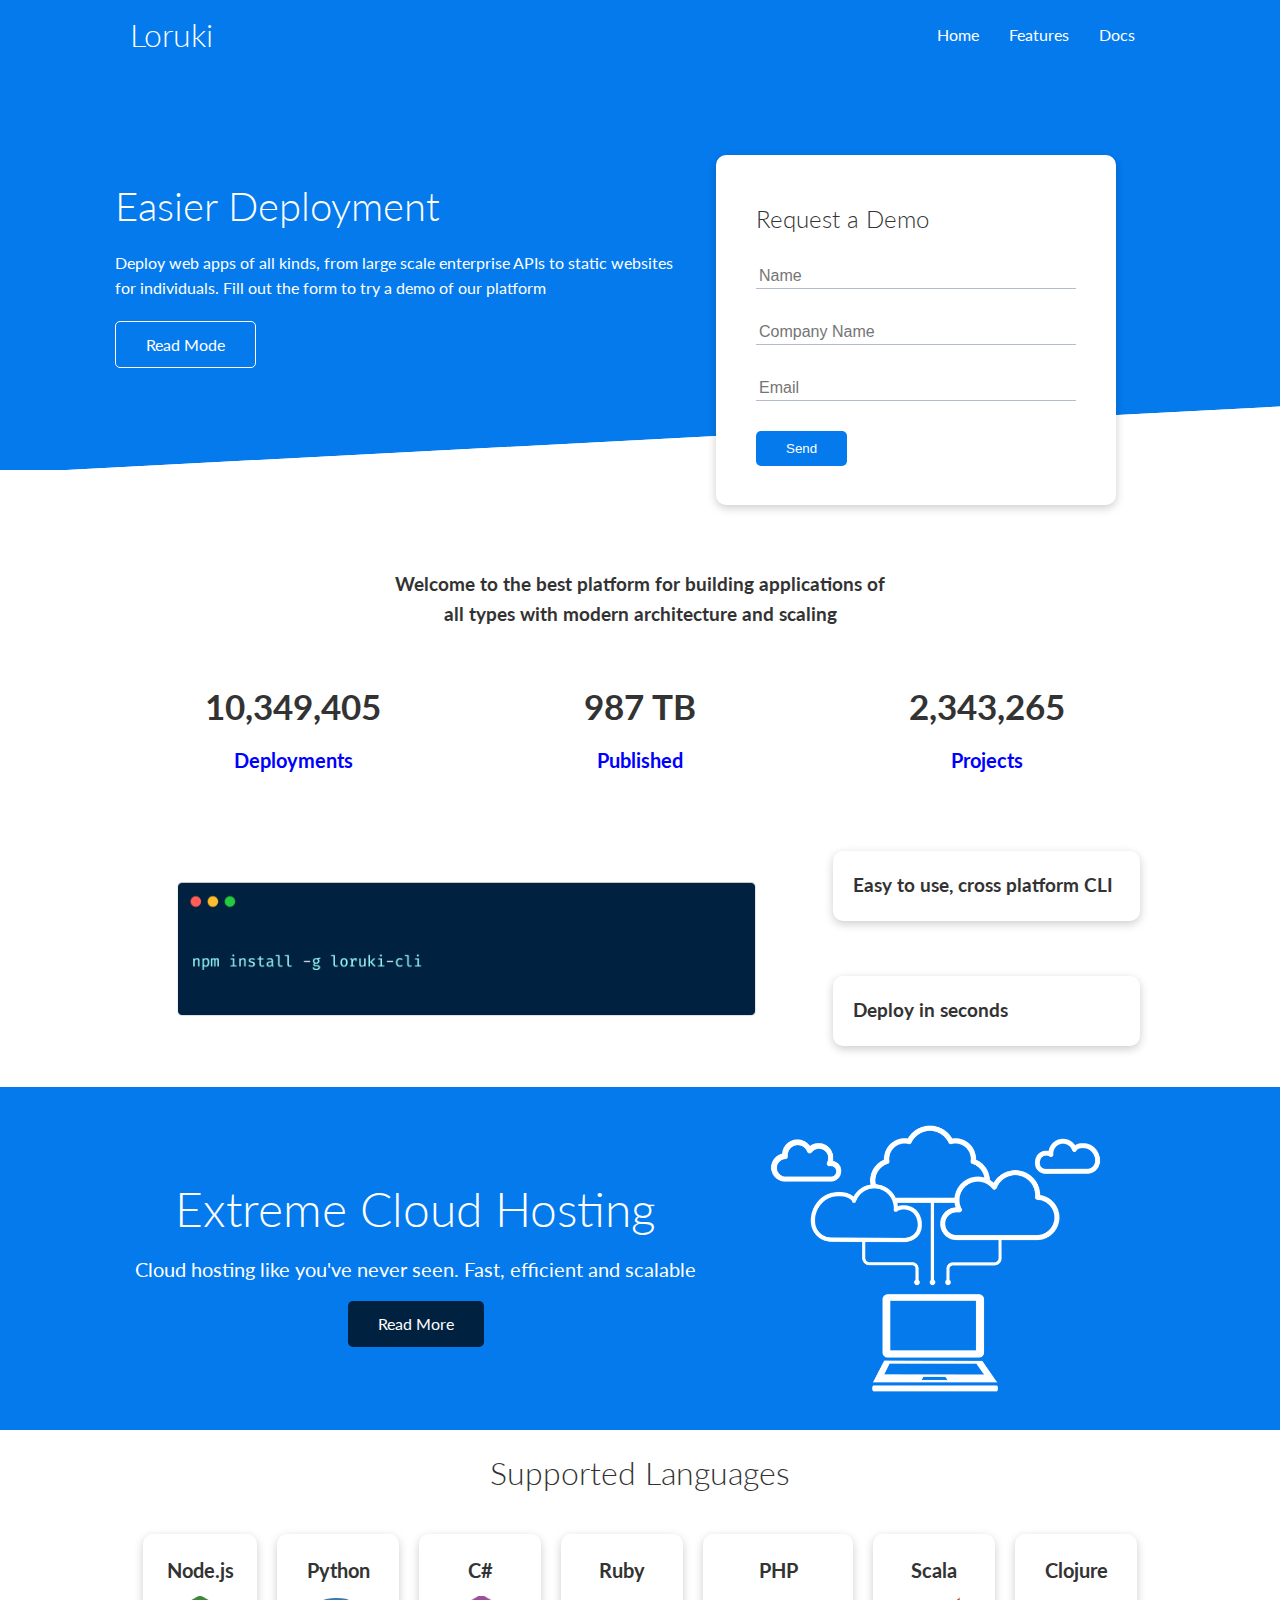
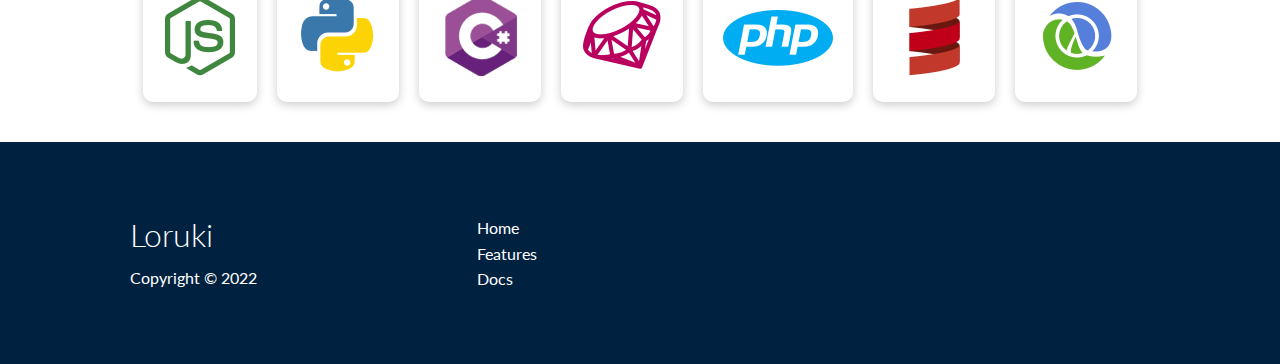
<file: index.html>
<!DOCTYPE html>
<html lang="en">
<head>
	<meta charset="UTF-8">
	<meta http-equiv="X-UA-Compatible" content="IE=edge">
	<meta name="viewport" content="width=device-width, initial-scale=1.0">
	<link rel="stylesheet" href="https://cdnjs.cloudflare.com/ajax/libs/font-awesome/6.1.2/css/all.min.css" integrity="sha512-1sCRPdkRXhBV2PBLUdRb4tMg1w2YPf37qatUFeS7zlBy7jJI8Lf4VHwWfZZfpXtYSLy85pkm9GaYVYMfw5BC1A==" crossorigin="anonymous" referrerpolicy="no-referrer" />
	<link rel="stylesheet" href="css/utilities.css">
	<link rel="stylesheet" href="css/style.css">
	<title>Loruki | Cloud Hosting For Everyone</title>
</head>
<body>
	<!-- Navbar -->
	<div class="navbar">
		<div class="container flex">
			<h1 class="logo">Loruki</h1>
			<nav>
				<ul>
					<li><a href="index.html">Home</a></li>
					<li><a href="features.html">Features</a></li>
					<li><a href="docs.html">Docs</a></li>
				</ul>
			</nav>
		</div>
	</div>

	<!-- Showcase -->
	<section class="showcase">
		<div class="container grid">
			<div class="showcase-text">
				<h1>Easier Deployment</h1>
				<p>Deploy web apps of all kinds, from large scale enterprise APIs to static websites for individuals. Fill out the form to try a demo of our platform</p>
				<a href="features.html" class="btn btn-outline">Read Mode</a>
			</div>
		
			<div class="showcase-form card">
				<h2>Request a Demo</h2>
				<form>
					<div class="form-control">
						<input type="text" name="name" placeholder="Name" required>
					</div>
					<div class="form-control">
						<input type="text" name="company" placeholder="Company Name" required>
					</div>
					<div class="form-control">
						<input type="email" name="email" placeholder="Email" required>
					</div>
					<input type="submit" value="Send" class="btn btn-primary">
				</form>
			</div>
		</div>
	</section>

	<!-- Stats -->
	<section class="stats">
		<div class="container">
			<h3 class="stats-heading text-center my-1">
				Welcome to the best platform for building applications of all types with modern architecture and scaling 
			</h3>
			<div class="grid grid-3 text-center my-4">
				<div>
					<i class="fas fa-server fa-3x"></i>
					<h3>10,349,405</h3>
					<p class="text-secondary">Deployments</p>
				</div>
				<div>
					<i class="fas fa-upload fa-3x"></i>
					<h3>987 TB</h3>
					<p class="text-secondary">Published</p></div>
				<div>
					<i class="fas fa-project-diagram fa-3x"></i>
					<h3>2,343,265</h3>
					<p class="text-secondary">Projects</p></div>
			</div>
		</div>
	</section>

	<!-- Cli -->
	<section class="cli">
		<div class="container grid">
			<img src="images/cli.png" alt="">
			<div class="card">
				<h3>Easy to use, cross platform CLI</h3>
			</div>
			<div class="card">
				<h3>Deploy in seconds</h3>
			</div>
		</div>
	</section>

	<!-- Cloud -->
	<section class="cloud bg-primary my-2 py-2">
		<div class="container grid">
			<div class="text-center">
				<h2 class="lg">Extreme Cloud Hosting</h2>
				<p class="lead my-1">Cloud hosting like you've never seen. Fast, efficient and scalable</p>
				<a href="features.html" class="btn btn-dark">Read More</a>
			</div>
			<img src="/images/cloud.png" alt="">
		</div>
	</section>

	<!-- Languages -->
	<section class="languages">
		<h2 class="md text-center my-2">Supported Languages</h2>
		<div class="container flex">
			<div class="card">
				<h4>Node.js</h4>
				<img src="/images/logos/node.png" alt="">
			</div>
			<div class="card">
				<h4>Python</h4>
				<img src="/images/logos/python.png" alt="">
			</div>
			<div class="card">
				<h4>C#</h4>
				<img src="/images/logos/csharp.png" alt="">
			</div>
			<div class="card">
				<h4>Ruby</h4>
				<img src="/images/logos/ruby.png" alt="">
			</div>
			<div class="card">
				<h4>PHP</h4>
				<img src="/images/logos/php.png" alt="">
			</div>
			<div class="card">
				<h4>Scala</h4>
				<img src="/images/logos/scala.png" alt="">
			</div>
			<div class="card">
				<h4>Clojure</h4>
				<img src="/images/logos/clojure.png" alt="">
			</div>
		</div>
	</section>

	<!-- Footer -->
	<footer class="footer bg-dark py-5">
		<div class="container grid grid-3">
			<div>
				<h1>Loruki</h1>
				<p>Copyright &copy; 2022</p>
			</div>
			<nav>
				<ul>
					<li><a href="index.html">Home</a></li>
					<li><a href="features.html">Features</a></li>
					<li><a href="docs.html">Docs</a></li>
				</ul>
			</nav>
			<div class="social">
				<a href="#"><i class="fab fa-github fa-2x"></i></a>
				<a href="#"><i class="fab fa-twitter fa-2x"></i></a>
				<a href="#"><i class="fab fa-facebook fa-2x"></i></a>
				<a href="#"><i class="fab fa-instagram fa-2x"></i></a>
			</div>
		</div>
	</footer>
</body>
</html>
</file>
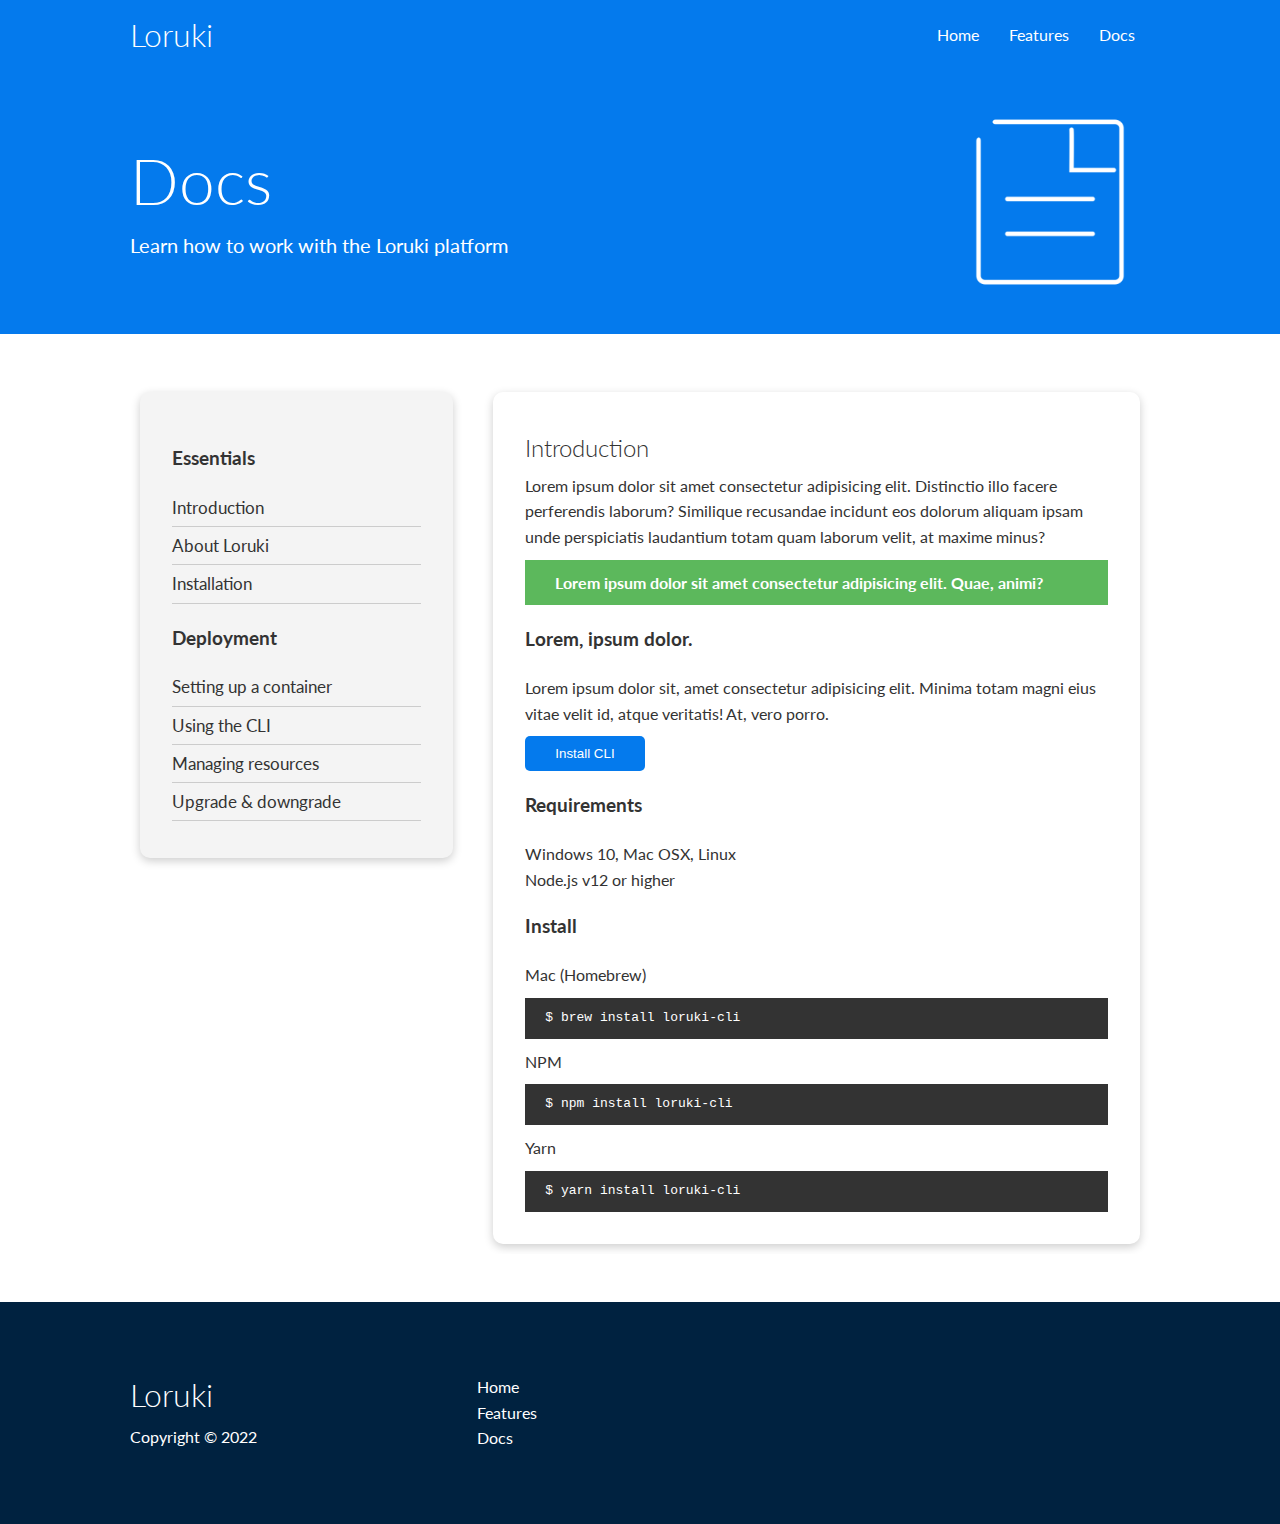
<file: docs.html>
<!DOCTYPE html>
<html lang="en">
<head>
	<meta charset="UTF-8">
	<meta http-equiv="X-UA-Compatible" content="IE=edge">
	<meta name="viewport" content="width=device-width, initial-scale=1.0">
	<link rel="stylesheet" href="https://cdnjs.cloudflare.com/ajax/libs/font-awesome/6.1.2/css/all.min.css" integrity="sha512-1sCRPdkRXhBV2PBLUdRb4tMg1w2YPf37qatUFeS7zlBy7jJI8Lf4VHwWfZZfpXtYSLy85pkm9GaYVYMfw5BC1A==" crossorigin="anonymous" referrerpolicy="no-referrer" />
	<link rel="stylesheet" href="css/utilities.css">
	<link rel="stylesheet" href="css/style.css">
	<title>Loruki | Cloud Hosting For Everyone</title>
</head>
<body>
	<!-- Navbar -->
	<div class="navbar">
		<div class="container flex">
			<h1 class="logo">Loruki</h1>
			<nav>
				<ul>
					<li><a href="index.html">Home</a></li>
					<li><a href="features.html">Features</a></li>
					<li><a href="docs.html">Docs</a></li>
				</ul>
			</nav>
		</div>
	</div>

  <!-- Head -->
  <section class="docs-head bg-primary py-3">
    <div class="container grid">
      <div class="features-text">
        <h1 class="xl">Docs</h1>
        <p class="lead">Learn how to work with the Loruki platform </p>
      </div>
      <img src="/images/docs.png" alt="">
    </div>
  </section>

  <!-- Docs Main -->
  <section class="docs-main py-4">
    <div class="container grid">
      <nav class="card bg-light p-3">
        <h3 class="my-2">Essentials</h3>
        <ul>
          <li><a class="text-" href="">Introduction</a></li>
          <li><a href="">About Loruki</a></li>
          <li><a href="">Installation</a></li>
        </ul>
        <h3 class="my-2">Deployment</h3>
        <ul>
          <li><a href="">Setting up a container</a></li>
          <li><a href="">Using the CLI</a></li>
          <li><a href="">Managing resources</a></li>
          <li><a href="">Upgrade & downgrade</a></li>
        </ul>
      </nav>
      <div class="card p-3">
        <h2>Introduction</h2>
        <p>Lorem ipsum dolor sit amet consectetur adipisicing elit. Distinctio illo facere perferendis laborum? Similique recusandae incidunt eos dolorum aliquam ipsam unde perspiciatis laudantium totam quam laborum velit, at maxime minus?</p>
        <div class="alert alert-success">
          <i class="fas fa-info"></i>Lorem ipsum dolor sit amet consectetur adipisicing elit. Quae, animi?
        </div>
        <h3>Lorem, ipsum dolor.</h3>
        <p>Lorem ipsum dolor sit, amet consectetur adipisicing elit. Minima totam magni eius vitae velit id, atque veritatis! At, vero porro.</p>
        <input type="submit" value="Install CLI" class="btn btn-primary">
        <h3>Requirements</h3>
        <ul>
          <li>Windows 10, Mac OSX, Linux</li>
          <li>Node.js v12 or higher</li>
        </ul>
        <h3>Install</h3>
        <p>Mac (Homebrew)</p>
        <pre><code>$ brew install loruki-cli</code></pre>
        <p>NPM</p>
        <pre><code>$ npm install loruki-cli</code></pre>
        <p>Yarn</p>
        <pre><code>$ yarn install loruki-cli</code></pre>
      </div>
    </div>
  </section>

	<!-- Footer -->
	<footer class="footer bg-dark py-5">
		<div class="container grid grid-3">
			<div>
				<h1>Loruki</h1>
				<p>Copyright &copy; 2022</p>
			</div>
			<nav>
				<ul>
					<li><a href="index.html">Home</a></li>
					<li><a href="features.html">Features</a></li>
					<li><a href="docs.html">Docs</a></li>
				</ul>
			</nav>
			<div class="social">
				<a href="#"><i class="fab fa-github fa-2x"></i></a>
				<a href="#"><i class="fab fa-twitter fa-2x"></i></a>
				<a href="#"><i class="fab fa-facebook fa-2x"></i></a>
				<a href="#"><i class="fab fa-instagram fa-2x"></i></a>
			</div>
		</div>
	</footer>
</body>
</html>
</file>
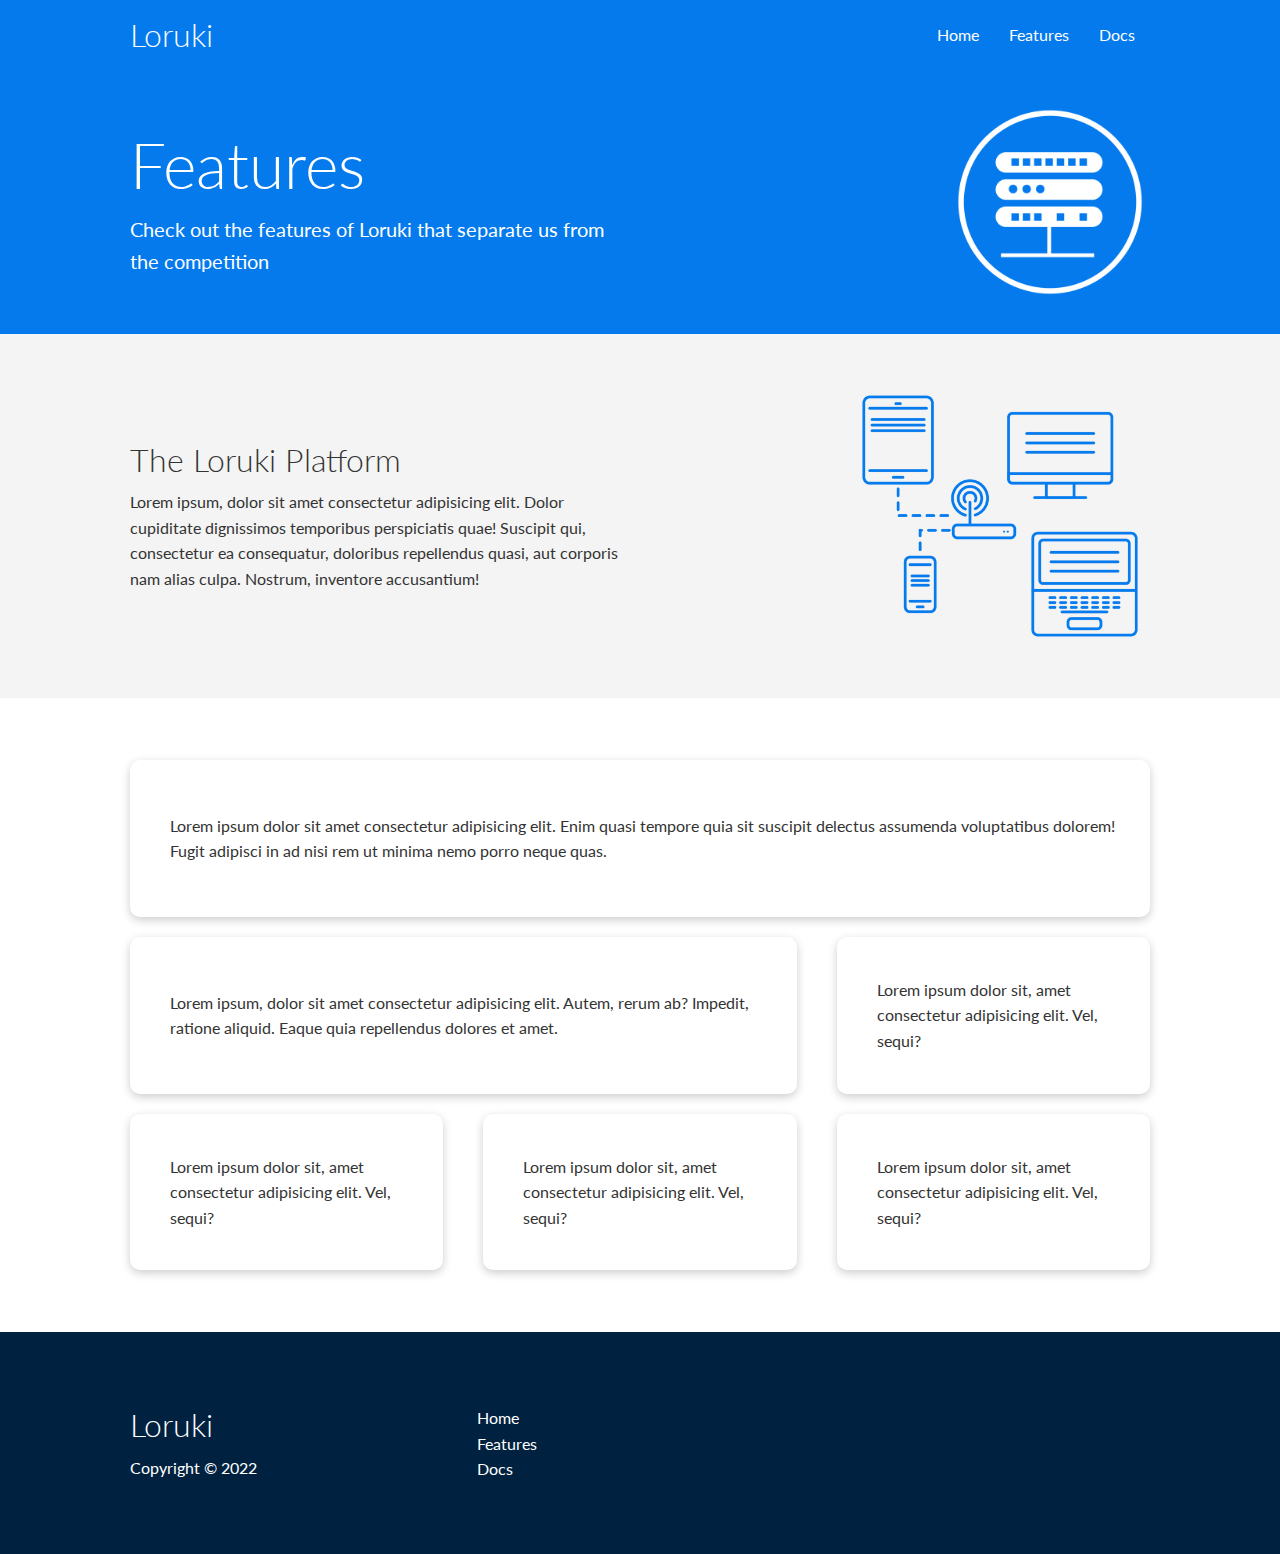
<file: features.html>
<!DOCTYPE html>
<html lang="en">
<head>
	<meta charset="UTF-8">
	<meta http-equiv="X-UA-Compatible" content="IE=edge">
	<meta name="viewport" content="width=device-width, initial-scale=1.0">
	<link rel="stylesheet" href="https://cdnjs.cloudflare.com/ajax/libs/font-awesome/6.1.2/css/all.min.css" integrity="sha512-1sCRPdkRXhBV2PBLUdRb4tMg1w2YPf37qatUFeS7zlBy7jJI8Lf4VHwWfZZfpXtYSLy85pkm9GaYVYMfw5BC1A==" crossorigin="anonymous" referrerpolicy="no-referrer" />
	<link rel="stylesheet" href="css/utilities.css">
	<link rel="stylesheet" href="css/style.css">
	<title>Loruki | Cloud Hosting For Everyone</title>
</head>
<body>
	<!-- Navbar -->
	<div class="navbar">
		<div class="container flex">
			<h1 class="logo">Loruki</h1>
			<nav>
				<ul>
					<li><a href="index.html">Home</a></li>
					<li><a href="features.html">Features</a></li>
					<li><a href="docs.html">Docs</a></li>
				</ul>
			</nav>
		</div>
	</div>

  <!-- Head -->
  <section class="features-head bg-primary py-3">
    <div class="container grid">
      <div class="features-text">
        <h1 class="xl">Features</h1>
        <p class="lead">Check out the features of Loruki that separate us from the competition</p>
      </div>
      <img src="/images/server.png" alt="">
    </div>
  </section>

  <!-- Sub-head -->
  <section class="features-sub-head bg-light py-3">
    <div class="container grid">
      <div class="features-text">
        <h1 class="md">The Loruki Platform</h1>
        <p>Lorem ipsum, dolor sit amet consectetur adipisicing elit. Dolor cupiditate dignissimos temporibus perspiciatis quae! Suscipit qui, consectetur ea consequatur, doloribus repellendus quasi, aut corporis nam alias culpa. Nostrum, inventore accusantium! </p>
      </div>
      <img src="/images/server2.png" alt="">
    </div>
  </section>

  <!-- Features Main -->
  <section class="features-main py-3">
    <div class="container grid grid-3">
      <div class="card flex">
        <i class="fas fa-server fa-3x"></i>
				<p>Lorem ipsum dolor sit amet consectetur adipisicing elit. Enim quasi tempore quia sit suscipit delectus assumenda voluptatibus dolorem! Fugit adipisci in ad nisi rem ut minima nemo porro neque quas.</h3>
			</div>
      <div class="card flex">
        <i class="fas fa-network-wired fa-3x"></i>
				<p>Lorem ipsum, dolor sit amet consectetur adipisicing elit. Autem, rerum ab? Impedit, ratione aliquid. Eaque quia repellendus dolores et amet.</h3>
			</div>
      <div class="card flex">
        <i class="fas fa-laptop-code fa-3x"></i>
				<p>Lorem ipsum dolor sit, amet consectetur adipisicing elit. Vel, sequi?</h3>
			</div>
      <div class="card flex">
        <i class="fas fa-database fa-3x"></i>
				<p>Lorem ipsum dolor sit, amet consectetur adipisicing elit. Vel, sequi?</h3>
			</div>
      <div class="card flex">
        <i class="fas fa-power-off fa-3x"></i>
				<p>Lorem ipsum dolor sit, amet consectetur adipisicing elit. Vel, sequi?</h3>
			</div>
      <div class="card flex">
        <i class="fas fa-upload fa-3x"></i>
				<p>Lorem ipsum dolor sit, amet consectetur adipisicing elit. Vel, sequi?</h3>
			</div>
    </div>
  </section>

	<!-- Footer -->
	<footer class="footer bg-dark py-5">
		<div class="container grid grid-3">
			<div>
				<h1>Loruki</h1>
				<p>Copyright &copy; 2022</p>
			</div>
			<nav>
				<ul>
					<li><a href="index.html">Home</a></li>
					<li><a href="features.html">Features</a></li>
					<li><a href="docs.html">Docs</a></li>
				</ul>
			</nav>
			<div class="social">
				<a href="#"><i class="fab fa-github fa-2x"></i></a>
				<a href="#"><i class="fab fa-twitter fa-2x"></i></a>
				<a href="#"><i class="fab fa-facebook fa-2x"></i></a>
				<a href="#"><i class="fab fa-instagram fa-2x"></i></a>
			</div>
		</div>
	</footer>
</body>
</html>
</file>
<file: css/utilities.css>
.container {
  max-width: 1100px;
  margin: 0 auto;
  overflow: auto;
  padding: 0 40px;
}

.card {
  background-color: #fff;
  color: #333;
  border-radius: 10px;
  box-shadow: 0 3px 10px rgba(0, 0, 0, 0.2);
  padding: 20px;
  margin: 10px;
}

.btn {
  display: inline-block;
  padding: 10px 30px;
  cursor: pointer;
  background: var(--primary-color);
  color: #fff;
  border: none;
  border-radius: 5px;
}

/* Backgrounds & colored buttons */
.bg-primary,
.btn-primary {
  background: var(--primary-color);
  color: #fff;
}

.bg-secondary,
.btn-secondary {
  background: var(--secondary-color);
  color: #fff;
}

.bg-dark,
.btn-dark {
  background: var(--dark-color);
  color: #fff;
}

.bg-light,
.btn-light {
  background: var(--light-color);
  color: #333;
}

.bg-primary a,
.btn-primary a,
.bg-secondary a,
.btn-secondary a,
.bg-dark a,
.btn-dark a {
  color: #fff;
}

.btn-outline {
  background-color:transparent;
  border: 1px solid #fff;
}

.btn:hover {
  transform: scale(.98);
}

/* Text colors */
.text-primary {
  color: #333;
}

.text-secondary {
  color: #333
}

.text-dark {
  color: #333;
}

.text-light {
  color: #fff;
}

/* Alerts */
.alert {
  background-color: var(--light-color);
  padding: 10px 20px;
  font-weight: bold;
  margin: 15x 0;
}

.alert i {
  margin-right: 10px;
}

.alert-success {
  background-color: var(--success-color);
  color: #fff;
}

.alert-error {
  background-color: var(--error-color);
  color: #fff;
}

/* Text sizes */
.lead {
  font-size: 20px;
}

.sm {
  font-size: 1rem;
}

.md{
  font-size: 2rem;
}

.lg {
  font-size: 3rem;
}

.xl {
  font-size: 4rem;
}

.text-center {
  text-align: center;
}

.flex {
  display: flex;
  justify-content: center;
  align-items: center;
  height: 100%;
}

.grid {
  display: grid;
  grid-template-columns: repeat(2, 1fr);
  gap: 20px;
  justify-content: center;
  align-items: center;
  height: 100%;
}

.grid-3 {
  grid-template-columns: repeat(3, 1fr);
}

.grid-7 {
  grid-template-columns: repeat(7, 1fr);
}

/* Margin */
.my-1 {
  margin: 1rem 0;
}

.my-2 {
  margin: 1.5rem 0;
}

.my-3 {
  margin: 2rem 0;
}

.my-4 {
  margin: 3rem 0;
}

.my-5 {
  margin: 4rem 0;
}

.m-1 {
  margin: 1rem;
}

.m-2 {
  margin: 1.5rem;
}

.m-3 {
  margin: 2rem;
}

.m-4 {
  margin: 3rem;
}

.m-5 {
  margin: 4rem;
}

/* Padding */
.py-1 {
  padding: 1rem 0;
}

.py-2 {
  padding: 1.5rem 0;
}

.py-3 {
  padding: 2rem 0;
}

.py-4 {
  padding: 3rem 0;
}

.py-5 {
  padding: 4rem 0;
}

.p-1 {
  padding: 1rem;
}

.p-2 {
  padding: 1.5rem;
}

.p-3 {
  padding: 2rem;
}

.p-4 {
  padding: 3rem;
}

.p-5 {
  padding: 4rem;
}
</file>
<file: css/style.css>
@import url('https://fonts.googleapis.com/css2?family=Lato:wght@300&display=swap');

:root {
  --primary-color: #047aed;
  --secondary-color: #1c3fa8;
  --dark-color: #002240;
  --light-color: #f4f4f4;
  --success-color: #5cb85c;
  --failure-color: #d9534f;
}

* {
	box-sizing: border-box;
	padding: 0;
	margin: 0;
}

body {
	font-family: 'Lato', sans-serif;
	color: #333;
	line-height: 1.6;
}

ul {
	list-style-type: none;
}

a {
	text-decoration: none;
	color: #333;
}

h1,
h2 {
	font-weight: 300;
  line-height: 1.2;
  margin: 10px 0;
}

p {
  margin: 10px 0;
}

img {
  width: 100%;
}

code, pre {
  background: #333;
  color: #fff;
  padding: 10px;
}

/* Navbar */
.navbar {
  background-color: var(--primary-color);
  color: #fff;
  height: 70px;
  
}

.navbar ul {
  display: flex;
}

.navbar a {
  color: #fff;
  padding: 10px;
  margin: 0 5px;
}

.navbar a:hover {
  border-bottom: 2px #fff solid;
}

.navbar .flex {
  justify-content: space-between;
}

/* Showcase */
.showcase {
  height: 400px;
  background-color: var(--primary-color);
  color: #fff;
  position: relative;
}

.showcase h1 {
  font-size: 40px;
}

.showcase p {
  margin: 20px 0;
}

.showcase .grid {
  grid-template-columns: 55% 45%;
  gap: 30px;
  overflow: visible;
}

.showcase-text {
  animation: slideInFromLeft 1s ease-in;
}

.showcase-form{
  position: relative;
  top: 60px;
  height: 350px;
  width: 400px;
  padding: 40px;
  z-index: 100;
  animation: slideInFromRight 1s ease-in;
}

.showcase-form .form-control {
  margin: 30px 0;
}

.showcase-form input[type='text'],
.showcase-form input[type='email'] {
  border: none;
  border-bottom: 1px solid #b4becb;
  vertical-align: bottom;
  width: 100%;
  padding: 3px;
  font-size: 16px;
}

.showcase-form input:focus {
  outline: none;
}

.showcase::before,
.showcase::after {
  content: '';
  position: absolute;
  height: 100px;
  bottom: -70px;
  right: 0;
  left: 0;
  background-color: #fff;
  transform: skewY(-3deg);
  /* lines below maybe not needed */
  -webkit-transform: skewY(-3deg);
  -moz-transform: skewY(-3deg);
  -ms-transform: skewY(-3deg);
}

/* Stats */
.stats {
  padding-top: 100px;
  animation: slideInFromBottom 1s ease-in;
}

.stats-heading {
  max-width: 500px;
  margin: auto;
}

.stats .grid h3{
  font-size: 35px;
}

.stats .grid p{
  font-size: 20px;
  font-weight: bold;
  color: blue;
}

/* Cli */
.cli .grid {
  grid-template-columns: repeat(3, 1fr);
  grid-template-rows: repeat(2, 1fr);
}

.cli .grid > *:first-child {
  /* grid-column: 1 / 3; -- Same as below */
  grid-column: 1 / span 2;
  grid-row: 1 / span 2;
}

/* Cloud */
.cloud .grid {
  grid-template-columns: 4fr 3fr;
}

/* Languages */
.languages .flex {
  flex-wrap: wrap;
}

.languages .card {
  text-align: center;
  margin: 18px 10px 40px;
  transition: transform 0.2s ease-in;
}

.languages .card h4 {
  font-size: 20px;
  margin-bottom: 10px;
}

.languages .card:hover {
  transform: translateY(-15px);
  cursor: pointer;
}

/* Features */
.docs-head img,
.features-head img {
  width: 200px;
  justify-self: flex-end;
}

.features-sub-head img {
  width: 300px;
  justify-self: flex-end;
}

.features-main .grid {
  padding: 30px;
  grid-template-rows: repeat(2, 1fr);
}

.features-main .grid > *:first-child {
  grid-column: 1 / span 3;
}

.features-main .grid > *:nth-child(2) {
  grid-column: 1 / span 2;
}

.features-main .card p {
  padding-left: 20px;
}

/* Docs */
.docs-main h3 {
  margin: 20px 0;
}

.docs-main .grid {
  grid-template-columns: 1fr 2fr;
  align-items: flex-start;
}

.docs-main nav li {
  font-size: 17px;
  padding-bottom: 5px;
  margin-bottom: 5px;
  border-bottom: #ccc solid 1px;
}

.docs-main a:hover {
  font-weight: bold;
}

/* Footer */
.footer .social a {
  margin: 0 10px;
}

/* Animations */
@keyframes slideInFromLeft {
  0% {
    transform:translateX(-100%)
  }
  100% {
    transform: translateX(0);
  }
}

@keyframes slideInFromRight {
  0% {
    transform:translateX(100%)
  }
  100% {
    transform: translateX(0);
  }
}

@keyframes slideInFromTop {
  0% {
    transform:translateY(-100%)
  }
  100% {
    transform: translateY(0);
  }
}

@keyframes slideInFromBottom{
  0% {
    transform:translateY(100%)
  }
  100% {
    transform: translateY(0);
  }
}

/* Tablets and under */
@media(max-width: 768px) {
  .grid,
  .showcase .grid,
  .stats .grid,
  .cli .grid,
  .cloud .grid,
  .features-main .grid,
  .docs-main .grid {
    grid-template-columns: 1fr;
    grid-template-rows: 1fr;
  }

  .showcase {
    height: auto;
  }

  .showcase-text{
    text-align: center;
    margin-top: 40px;
    animation: slideInFromTop 1s ease-in;
  }

  .features-head img,
  .features-sub-head img,
  .docs-head img,
  .showcase-form {
    justify-self: center;
  }

  .showcase-form {
    animation: slideInFromBottom 1s ease-in;
  }

  .cli .grid > *:first-child {
    grid-column: 1;
    grid-row: 1;
  }

  .features-head,
  .features-sub-head,
  .docs-head {
    text-align: center;
  }
  
  .features-main .grid > *:first-child,
  .features-main .grid > *:nth-child(2) {
    grid-column: 1 / span 1;
  }
}

/* Mobile */
@media(max-width: 500px) {
  .navbar {
    height: 110px;
  }

  .navbar .flex {
    flex-direction: column;
  }

  .navbar ul {
    padding: 10px;
    background-color: rgba(0,0,0,0.1);
  }
}
</file>
